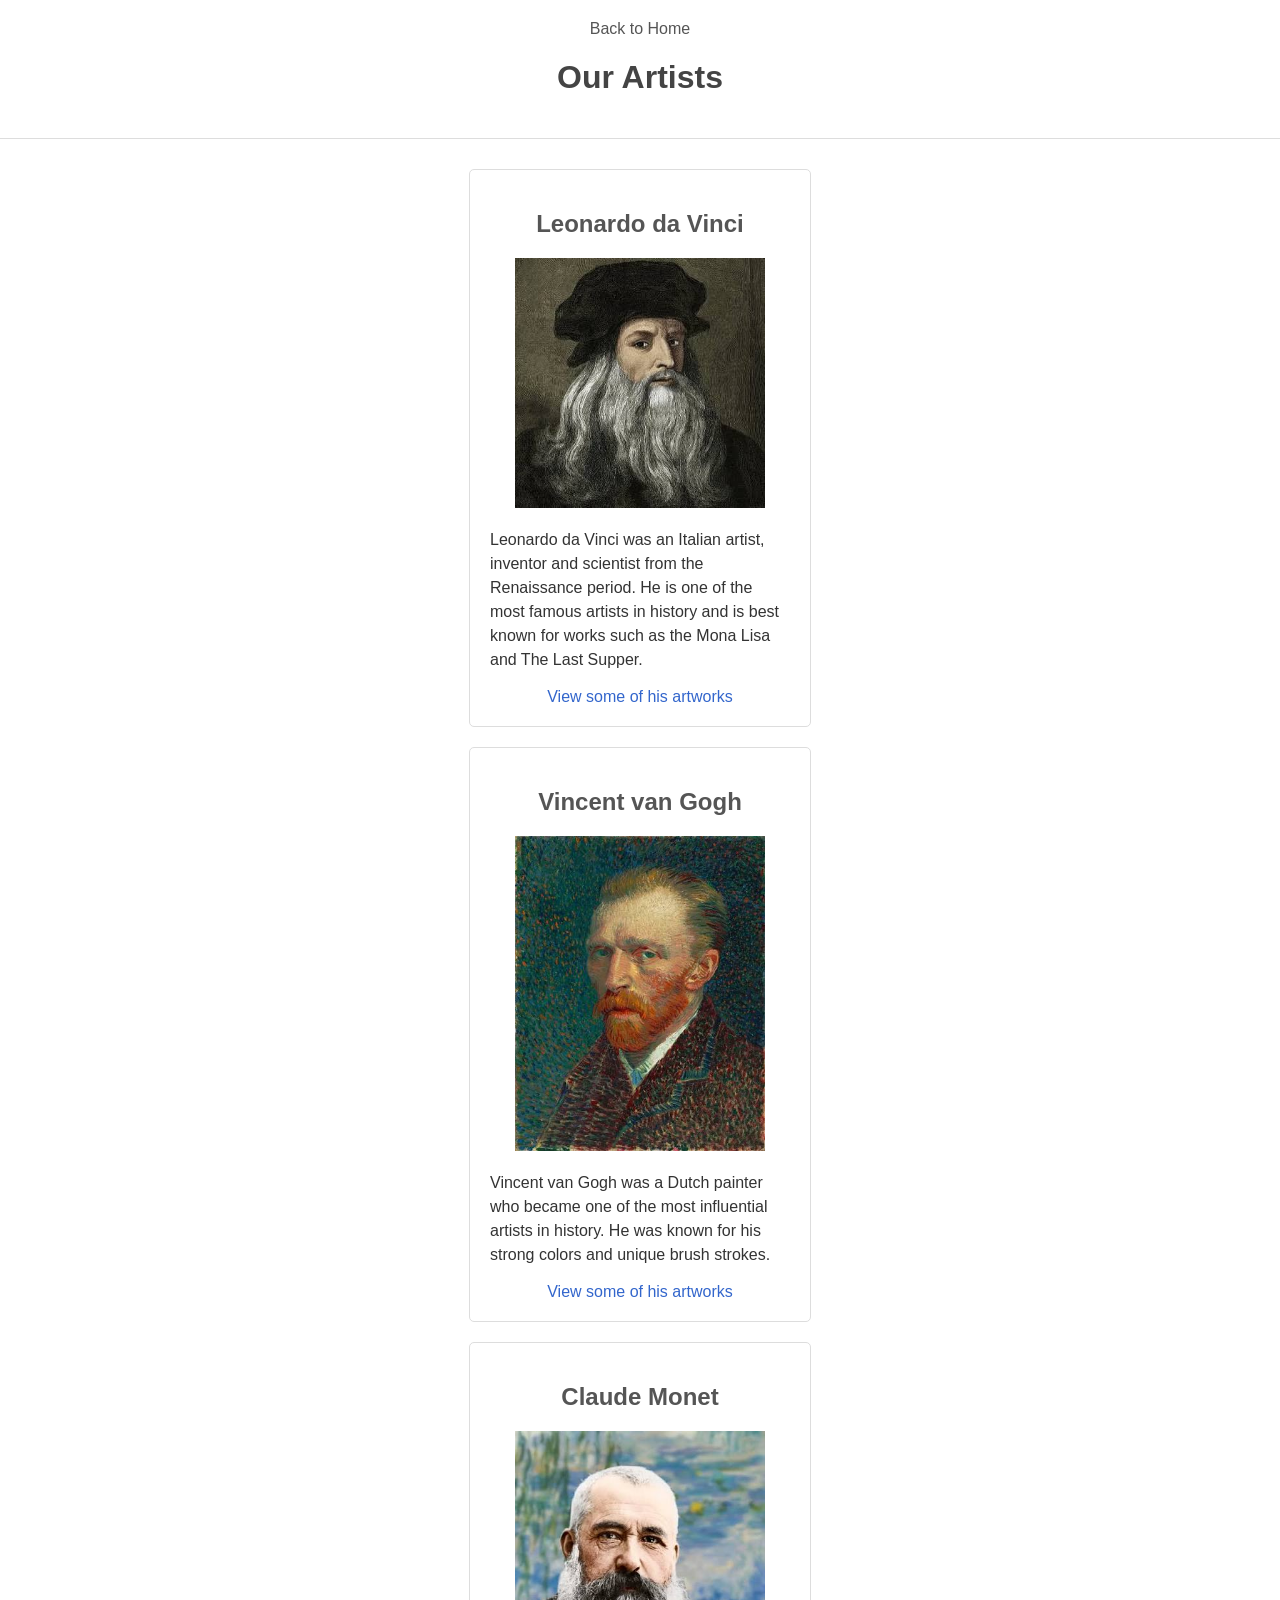
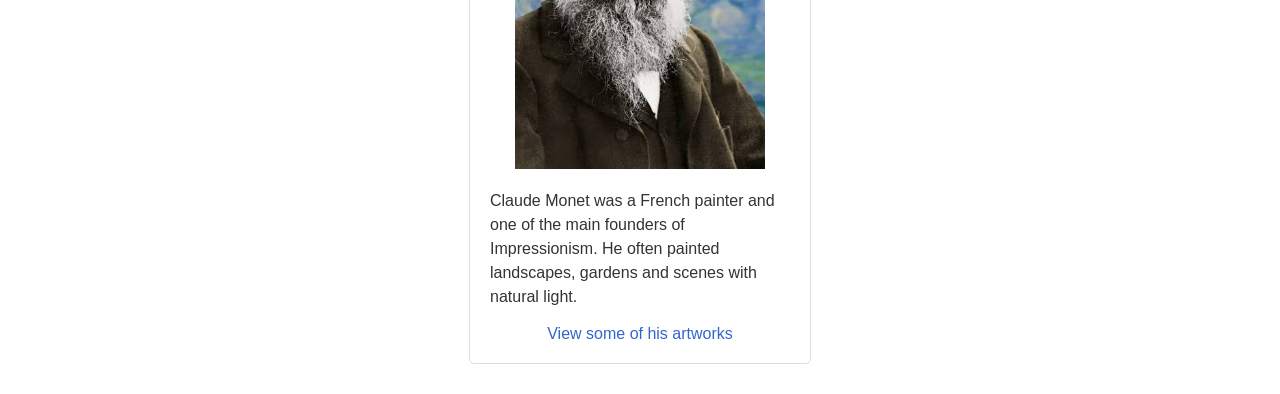
<file: artists.html>
<!doctype html>
<html lang="en">

<head>
    <meta charset="UTF-8" />
    <meta name="viewport" content="width=device-width, initial-scale=1.0" />
    <title>Mini Art Museum - Artists</title>
    <link rel="stylesheet" href="style.css" />
</head>

<body>
    <header>
        <nav>
            <a href="index.html">Back to Home</a>
        </nav>
        <h1>Our Artists</h1>
    </header>
    <main>
        <section>
            <article>
                <h2>Leonardo da Vinci</h2>
                <img src="img/leonardo.jpg" alt=" Leonardo da Vinci" width="250">
                <p>Leonardo da Vinci was an Italian artist, inventor and scientist from the Renaissance period. He is one of the most famous artists in history and is best known for works such as the Mona Lisa and The Last Supper.</p>
                <a href="gallery.html#leonardo"> View some of his artworks </a>
            </article>
            <article>
                <h2>Vincent van Gogh</h2>
                <img src="img/vangogh.jpg" alt="van Gogh" width="250">
                <p>Vincent van Gogh was a Dutch painter who became one of the most influential artists in history. He was known for his strong colors and unique brush strokes.</p>
                <a href="gallery.html#vangogh">  View some of his artworks</a>
            </article>
            <article>
                <h2>Claude Monet</h2>
                <img src="img/monet.jpg" alt=" Claude Monet" width="250">
                <p>Claude Monet was a French painter and one of the main founders of Impressionism. He often painted landscapes, gardens and scenes with natural light.</p>
                <a href="gallery.html#monet">View some of his artworks</a>
            </article>
        </section>
    </main>


</body>

</html>
</file>
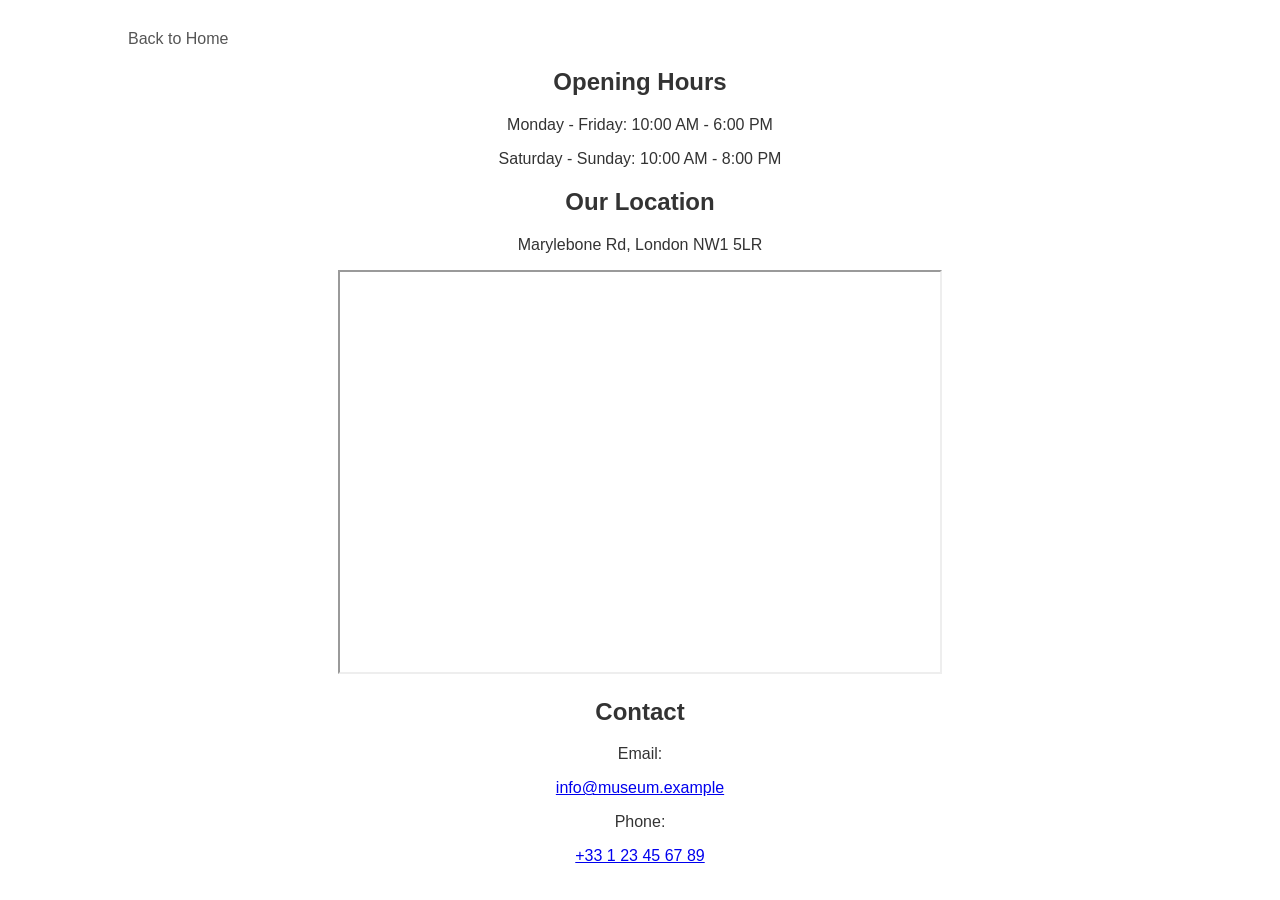
<file: visit.html>
<!doctype html>
<html lang="en">

<head>
    <meta charset="UTF-8" />
    <meta name="viewport" content="width=device-width, initial-scale=1.0" />
    <title>Mini Art Museum - Visit amp; Contact</title>
    <link rel="stylesheet" href="style.css" />
</head>

<body>
    <main>
        <nav>
            <a href="index.html">Back to Home</a>
        </nav>
        <section>
            <h2>Opening Hours</h2>
            <p>Monday - Friday: 10:00 AM - 6:00 PM</p>
            <p>Saturday - Sunday: 10:00 AM - 8:00 PM</p>
        </section>
        <section>
            <h2>Our Location</h2>
            <p> Marylebone Rd, London NW1 5LR</p>
            <iframe src="https://www.google.com/maps?q=Gaza%20Strip&output=embed" width="600" height="400"> </iframe>
        </section>
        <section>
            <h2>Contact</h2>
            <p>Email:</p>
            <a href="mailto:info@museum.example">info@museum.example</a><br>
            <p>Phone:</p>
            <a href="tel:+33123456789">+33 1 23 45 67 89</a>
        </section>
    </main>
</body>

</html>
</file>
<file: style.css>
body {
    font-family: Arial, sans-serif;
    color: #333;
    margin: 0;
}

header {
    text-align: center;
    padding: 20px;
    border-bottom: 1px solid #ddd;
}

*/ nav {
    text-align: left;
    margin-bottom: 20px;
}

nav a {
    color: #555;
    text-decoration: none;
}

nav a:hover {
    text-decoration: underline;
}

h1 {
    color: #444;
}

main {
    width: 80%;
    margin: 30px auto;
}

section {
    text-align: center;
}

article {
    background-color: white;
    width: 300px;
    margin: 20px auto;
    padding: 20px;
    border: 1px solid #ddd;
    border-radius: 5px;
}

article h2 {
    color: #555;
}

article img {
    width: 250px;
    height: auto;
}

article p {
    line-height: 1.5;
    text-align: left;
}

article a {
    color: #3366cc;
    text-decoration: none;
}

article a:hover {
    text-decoration: underline;
}
</file>
